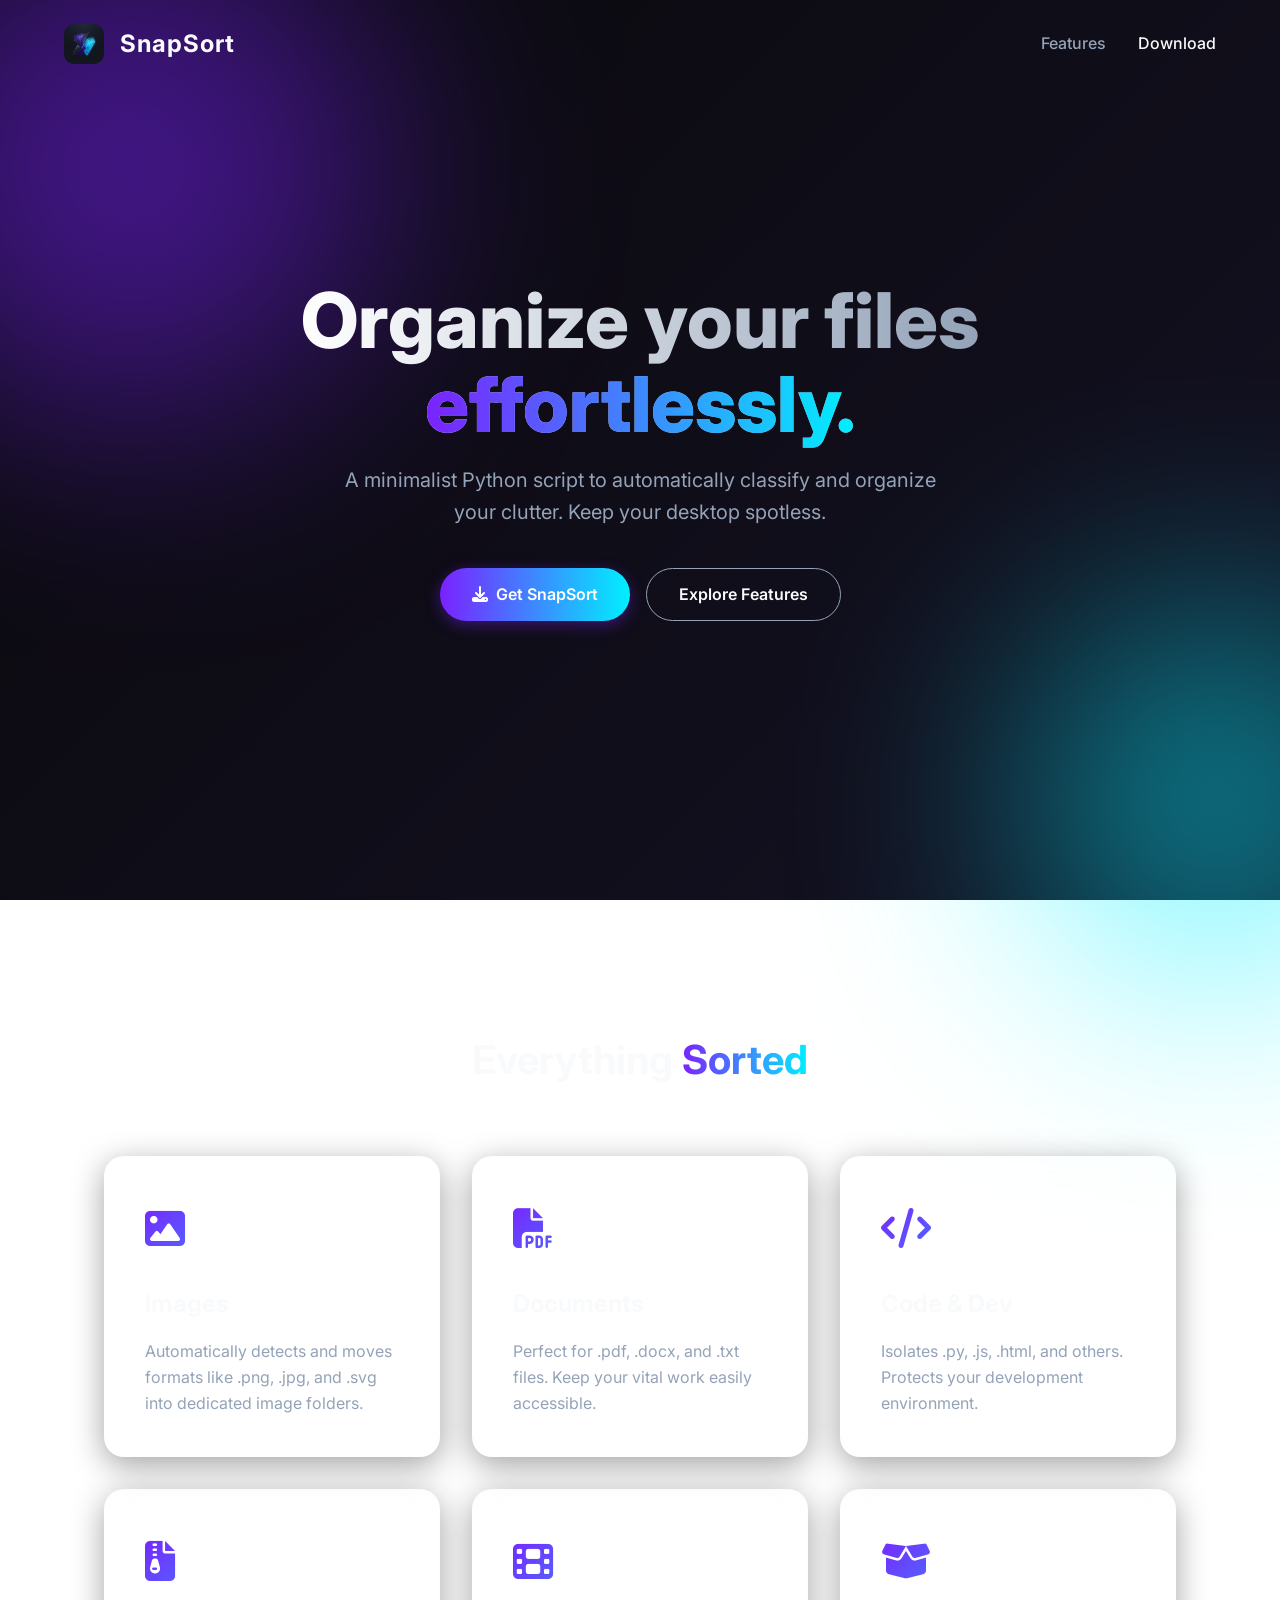
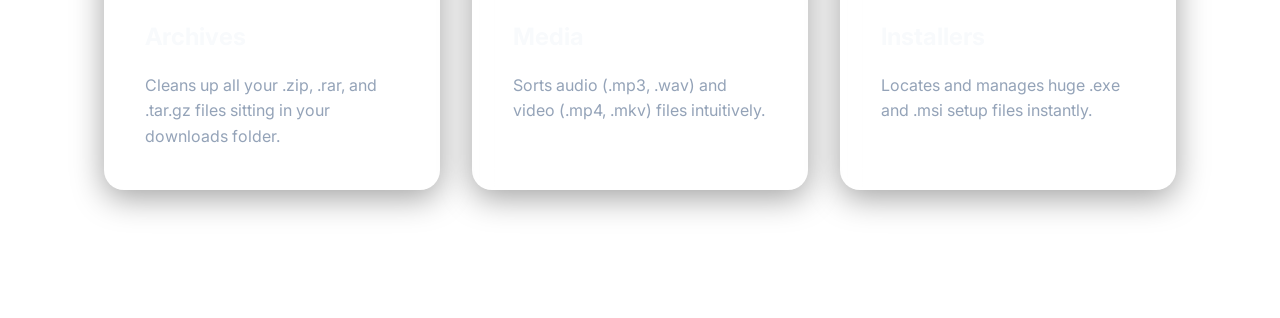
<file: wbsite/index.html>
<!DOCTYPE html>
<html lang="en">
<head>
    <meta charset="UTF-8">
    <meta name="viewport" content="width=device-width, initial-scale=1.0">
    <title>SnapSort | The Ultimate File Organizer</title>
    <meta name="description" content="A simple file organizer in python for images, documents, archives, audio, video, installers and code.">
    <!-- Google Fonts -->
    <link rel="preconnect" href="https://fonts.googleapis.com">
    <link rel="preconnect" href="https://fonts.gstatic.com" crossorigin>
    <link href="https://fonts.googleapis.com/css2?family=Inter:wght@300;400;500;600;700;800&display=swap" rel="stylesheet">
    <!-- FontAwesome -->
    <link rel="stylesheet" href="https://cdnjs.cloudflare.com/ajax/libs/font-awesome/6.4.0/css/all.min.css">
    <!-- Custom CSS -->
    <link rel="stylesheet" href="style.css">
</head>
<body>
    <!-- Abstract Background Blobs -->
    <div class="bg-blob blob-1"></div>
    <div class="bg-blob blob-2"></div>

    <nav>
        <a href="index.html" class="logo">
            <img src="assets/logo.png" alt="SnapSort Logo">
            SnapSort
        </a>
        <div class="nav-links">
            <a href="#features">Features</a>
            <a href="download.html" class="active">Download</a>
        </div>
    </nav>

    <section class="hero">
        <h1>Organize your files <br> <span class="text-gradient">effortlessly.</span></h1>
        <p>A minimalist Python script to automatically classify and organize your clutter. Keep your desktop spotless.</p>
        <div class="hero-cta">
            <a href="download.html" class="btn btn-primary"><i class="fa-solid fa-download" style="margin-right: 8px;"></i> Get SnapSort</a>
            <a href="#features" class="btn btn-outline">Explore Features</a>
        </div>
    </section>

    <section id="features" class="features">
        <h2 class="section-title fade-in">Everything <span class="text-gradient">Sorted</span></h2>
        
        <div class="feature-grid">
            <div class="feature-card fade-in" style="transition-delay: 0.1s;">
                <div class="feature-icon"><i class="fa-solid fa-image"></i></div>
                <h3>Images</h3>
                <p>Automatically detects and moves formats like .png, .jpg, and .svg into dedicated image folders.</p>
            </div>
            
            <div class="feature-card fade-in" style="transition-delay: 0.2s;">
                <div class="feature-icon"><i class="fa-solid fa-file-pdf"></i></div>
                <h3>Documents</h3>
                <p>Perfect for .pdf, .docx, and .txt files. Keep your vital work easily accessible.</p>
            </div>
            
            <div class="feature-card fade-in" style="transition-delay: 0.3s;">
                <div class="feature-icon"><i class="fa-solid fa-code"></i></div>
                <h3>Code & Dev</h3>
                <p>Isolates .py, .js, .html, and others. Protects your development environment.</p>
            </div>
            
            <div class="feature-card fade-in" style="transition-delay: 0.4s;">
                <div class="feature-icon"><i class="fa-solid fa-file-zipper"></i></div>
                <h3>Archives</h3>
                <p>Cleans up all your .zip, .rar, and .tar.gz files sitting in your downloads folder.</p>
            </div>
            
            <div class="feature-card fade-in" style="transition-delay: 0.5s;">
                <div class="feature-icon"><i class="fa-solid fa-film"></i></div>
                <h3>Media</h3>
                <p>Sorts audio (.mp3, .wav) and video (.mp4, .mkv) files intuitively.</p>
            </div>
            
            <div class="feature-card fade-in" style="transition-delay: 0.6s;">
                <div class="feature-icon"><i class="fa-solid fa-box-open"></i></div>
                <h3>Installers</h3>
                <p>Locates and manages huge .exe and .msi setup files instantly.</p>
            </div>
        </div>
    </section>

    <script src="main.js"></script>
</body>
</html>
</file>
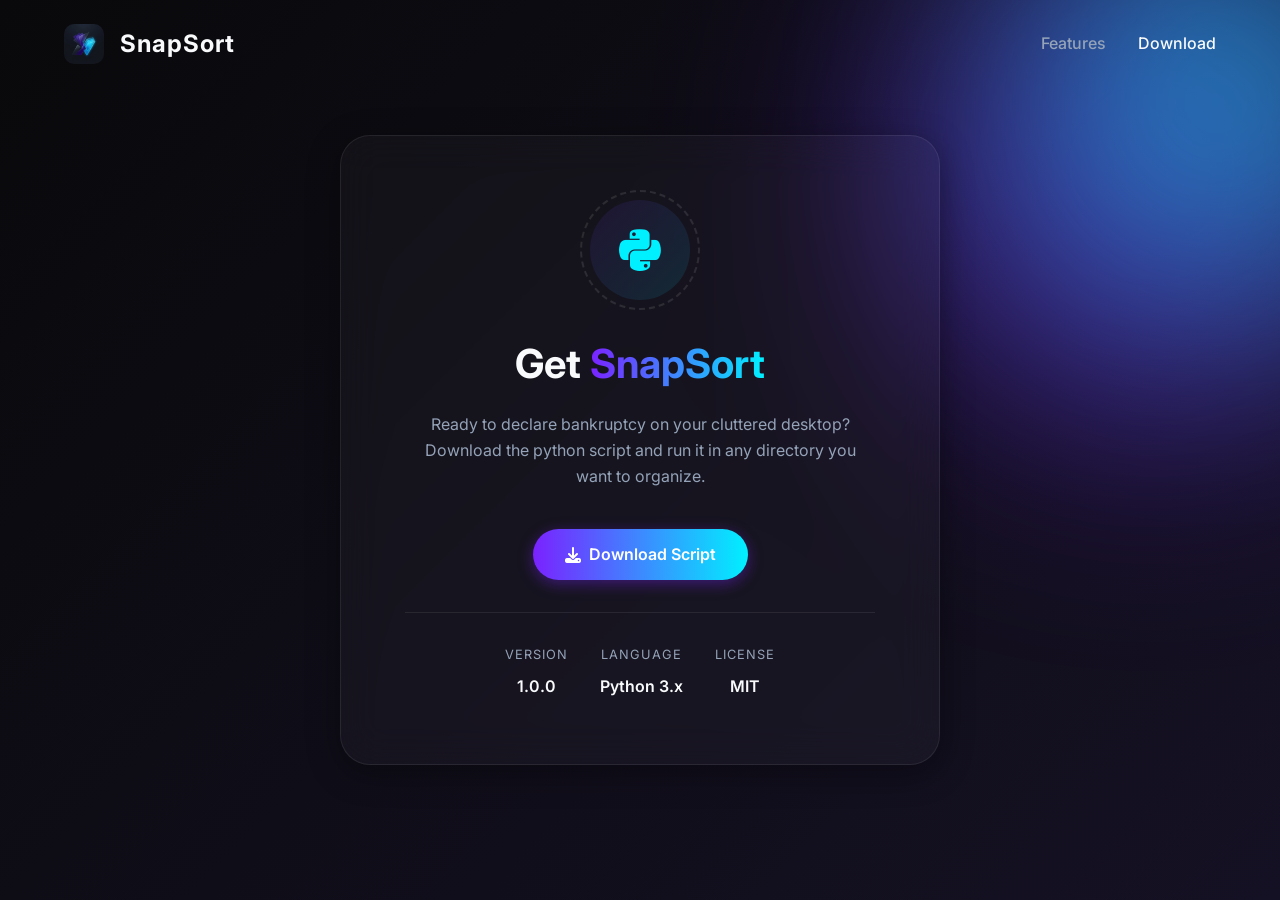
<file: wbsite/download.html>
<!DOCTYPE html>
<html lang="en">
<head>
    <meta charset="UTF-8">
    <meta name="viewport" content="width=device-width, initial-scale=1.0">
    <title>Download SnapSort</title>
    <!-- Google Fonts -->
    <link rel="preconnect" href="https://fonts.googleapis.com">
    <link rel="preconnect" href="https://fonts.gstatic.com" crossorigin>
    <link href="https://fonts.googleapis.com/css2?family=Inter:wght@300;400;500;600;700;800&display=swap" rel="stylesheet">
    <!-- FontAwesome -->
    <link rel="stylesheet" href="https://cdnjs.cloudflare.com/ajax/libs/font-awesome/6.4.0/css/all.min.css">
    <!-- Custom CSS -->
    <link rel="stylesheet" href="style.css">
</head>
<body>
    <!-- Abstract Background Blobs -->
    <div class="bg-blob blob-1" style="left: auto; right: -10%;"></div>
    <div class="bg-blob blob-2" style="top: -10%; bottom: auto;"></div>

    <nav>
        <a href="index.html" class="logo">
            <img src="assets/logo.png" alt="SnapSort Logo">
            SnapSort
        </a>
        <div class="nav-links">
            <a href="index.html#features">Features</a>
            <a href="download.html" class="active">Download</a>
        </div>
    </nav>

    <div class="download-container">
        <div class="download-card">
            <div class="download-icon">
                <i class="fa-brands fa-python"></i>
            </div>
            
            <h2>Get <span class="text-gradient">SnapSort</span></h2>
            <p>Ready to declare bankruptcy on your cluttered desktop? Download the python script and run it in any directory you want to organize.</p>
            
            <a href="SnapSort.py" download="SnapSort.py" id="direct-download-btn" class="btn btn-primary">
                <i class="fa-solid fa-download" style="margin-right: 8px;"></i> Download Script
            </a>
            
            <div class="meta-info">
                <div class="meta-item">
                    <span class="meta-label">Version</span>
                    <span class="meta-value">1.0.0</span>
                </div>
                <div class="meta-item">
                    <span class="meta-label">Language</span>
                    <span class="meta-value">Python 3.x</span>
                </div>
                <div class="meta-item">
                    <span class="meta-label">License</span>
                    <span class="meta-value">MIT</span>
                </div>
            </div>
        </div>
    </div>

    <script src="main.js"></script>
</body>
</html>
</file>
<file: wbsite/style.css>
:root {
  --primary: #7a22ff;
  --secondary: #00f0ff;
  --bg-gradient: linear-gradient(135deg, #09090b 0%, #151124 100%);
  --text-main: #f8fafc;
  --text-muted: #94a3b8;
  --glass-bg: rgba(255, 255, 255, 0.03);
  --glass-border: rgba(255, 255, 255, 0.08);
  --glass-shadow: 0 8px 32px 0 rgba(0, 0, 0, 0.37);
  --font-family: 'Inter', sans-serif;
  --transition: all 0.3s cubic-bezier(0.25, 0.8, 0.25, 1);
}

* {
  margin: 0;
  padding: 0;
  box-sizing: border-box;
}

body {
  font-family: var(--font-family);
  background: var(--bg-gradient);
  background-attachment: fixed;
  color: var(--text-main);
  min-height: 100vh;
  overflow-x: hidden;
  line-height: 1.6;
}

/* Animations */
@keyframes fadeIn {
  from { opacity: 0; transform: translateY(20px); }
  to { opacity: 1; transform: translateY(0); }
}

@keyframes pulse-glow {
  0% { box-shadow: 0 0 20px rgba(122, 34, 255, 0.4); }
  50% { box-shadow: 0 0 40px rgba(0, 240, 255, 0.6); }
  100% { box-shadow: 0 0 20px rgba(122, 34, 255, 0.4); }
}

@keyframes float {
  0% { transform: translateY(0px); }
  50% { transform: translateY(-15px); }
  100% { transform: translateY(0px); }
}

.fade-in {
  opacity: 0;
  transform: translateY(20px);
  transition: opacity 0.8s ease-out, transform 0.8s ease-out;
}

.fade-in.visible {
  opacity: 1;
  transform: translateY(0);
}

/* Background blob effects */
.bg-blob {
  position: absolute;
  filter: blur(120px);
  z-index: -1;
  border-radius: 50%;
  opacity: 0.5;
  animation: float 10s infinite ease-in-out;
}
.blob-1 { top: -10%; left: -10%; width: 40vw; height: 40vw; background: var(--primary); }
.blob-2 { bottom: -10%; right: -10%; width: 30vw; height: 30vw; background: var(--secondary); animation-delay: -5s; }

/* Navigation */
nav {
  display: flex;
  justify-content: space-between;
  align-items: center;
  padding: 1.5rem 5%;
  position: absolute;
  top: 0; left: 0; right: 0;
  z-index: 100;
}

.logo {
  display: flex;
  align-items: center;
  gap: 1rem;
  font-weight: 700;
  font-size: 1.5rem;
  text-decoration: none;
  color: var(--text-main);
  letter-spacing: 1px;
}

.logo img {
  width: 40px;
  height: 40px;
  border-radius: 10px;
}

.nav-links {
  display: flex;
  gap: 2rem;
}

.nav-links a {
  color: var(--text-muted);
  text-decoration: none;
  font-weight: 500;
  transition: var(--transition);
}

.nav-links a:hover, .nav-links a.active {
  color: var(--text-main);
}

/* Base Buttons */
.btn {
  display: inline-flex;
  align-items: center;
  justify-content: center;
  padding: 0.8rem 2rem;
  border-radius: 50px;
  font-weight: 600;
  text-decoration: none;
  transition: var(--transition);
  cursor: pointer;
  border: none;
  font-family: inherit;
  font-size: 1rem;
}

.btn-primary {
  background: linear-gradient(90deg, var(--primary), var(--secondary));
  color: #fff;
  box-shadow: 0 4px 15px rgba(122, 34, 255, 0.4);
}

.btn-primary:hover {
  transform: translateY(-2px) scale(1.02);
  animation: pulse-glow 2s infinite;
}

.btn-outline {
  background: transparent;
  border: 1px solid var(--text-muted);
  color: var(--text-main);
}

.btn-outline:hover {
  border-color: var(--text-main);
  background: rgba(255, 255, 255, 0.05);
}

/* Hero Section */
.hero {
  height: 100vh;
  display: flex;
  flex-direction: column;
  justify-content: center;
  align-items: center;
  text-align: center;
  padding: 0 2rem;
  position: relative;
}

.hero h1 {
  font-size: clamp(3rem, 6vw, 5rem);
  font-weight: 800;
  margin-bottom: 1rem;
  line-height: 1.1;
  background: linear-gradient(to right, #fff, var(--text-muted));
  -webkit-background-clip: text;
  background-clip: text;
  -webkit-text-fill-color: transparent;
  animation: fadeIn 1s forwards;
}

.text-gradient {
  background: linear-gradient(to right, var(--primary), var(--secondary));
  -webkit-background-clip: text;
  background-clip: text;
  -webkit-text-fill-color: transparent;
}

.hero p {
  font-size: 1.25rem;
  color: var(--text-muted);
  max-width: 600px;
  margin-bottom: 2.5rem;
  animation: fadeIn 1s 0.2s forwards;
  opacity: 0;
}

.hero-cta {
  display: flex;
  gap: 1rem;
  animation: fadeIn 1s 0.4s forwards;
  opacity: 0;
}

/* Features Section */
.features {
  padding: 8rem 5%;
  max-width: 1200px;
  margin: 0 auto;
}

.section-title {
  text-align: center;
  font-size: 2.5rem;
  margin-bottom: 4rem;
  font-weight: 700;
}

.feature-grid {
  display: grid;
  grid-template-columns: repeat(auto-fit, minmax(280px, 1fr));
  gap: 2rem;
}

.feature-card {
  background: var(--glass-bg);
  backdrop-filter: blur(16px);
  -webkit-backdrop-filter: blur(16px);
  border: 1px solid var(--glass-border);
  border-radius: 20px;
  padding: 2.5rem;
  box-shadow: var(--glass-shadow);
  transition: var(--transition);
  position: relative;
  overflow: hidden;
}

.feature-card::before {
  content: '';
  position: absolute;
  top: 0; left: 0; width: 100%; height: 100%;
  background: linear-gradient(135deg, rgba(255,255,255,0.1) 0%, rgba(255,255,255,0) 100%);
  z-index: 1;
  opacity: 0;
  transition: var(--transition);
}

.feature-card:hover {
  transform: translateY(-10px);
  border-color: rgba(255, 255, 255, 0.2);
}

.feature-card:hover::before {
  opacity: 1;
}

.feature-icon {
  font-size: 2.5rem;
  margin-bottom: 1.5rem;
  background: linear-gradient(135deg, var(--primary), var(--secondary));
  -webkit-background-clip: text;
  background-clip: text;
  -webkit-text-fill-color: transparent;
  position: relative;
  z-index: 2;
}

.feature-card h3 {
  font-size: 1.5rem;
  margin-bottom: 1rem;
  position: relative;
  z-index: 2;
}

.feature-card p {
  color: var(--text-muted);
  position: relative;
  z-index: 2;
}

/* Download Page Specifics */
.download-container {
  min-height: 100vh;
  display: flex;
  align-items: center;
  justify-content: center;
  padding: 6rem 2rem;
  position: relative;
}

.download-card {
  background: var(--glass-bg);
  backdrop-filter: blur(20px);
  border: 1px solid var(--glass-border);
  border-radius: 30px;
  padding: 4rem;
  text-align: center;
  max-width: 600px;
  width: 100%;
  box-shadow: var(--glass-shadow);
  animation: fadeIn 0.8s forwards;
}

.download-icon {
  width: 100px;
  height: 100px;
  margin: 0 auto 2rem;
  background: linear-gradient(135deg, rgba(122,34,255,0.1), rgba(0,240,255,0.1));
  border-radius: 50%;
  display: flex;
  align-items: center;
  justify-content: center;
  position: relative;
}

.download-icon i {
  font-size: 3rem;
  color: var(--secondary);
}

.download-icon::after {
  content: '';
  position: absolute;
  top: -10px; left: -10px; right: -10px; bottom: -10px;
  border-radius: 50%;
  border: 2px dashed rgba(255,255,255,0.1);
  animation: spin 10s linear infinite;
}

@keyframes spin {
  100% { transform: rotate(360deg); }
}

.download-card h2 {
  font-size: 2.5rem;
  margin-bottom: 1rem;
}

.download-card p {
  color: var(--text-muted);
  margin-bottom: 2.5rem;
}

.meta-info {
  display: flex;
  justify-content: center;
  gap: 2rem;
  margin-top: 2rem;
  padding-top: 2rem;
  border-top: 1px solid var(--glass-border);
}

.meta-item {
  display: flex;
  flex-direction: column;
  gap: 0.5rem;
}

.meta-label {
  font-size: 0.8rem;
  text-transform: uppercase;
  letter-spacing: 1px;
  color: var(--text-muted);
}

.meta-value {
  font-weight: 600;
  color: var(--text-main);
}
</file>
